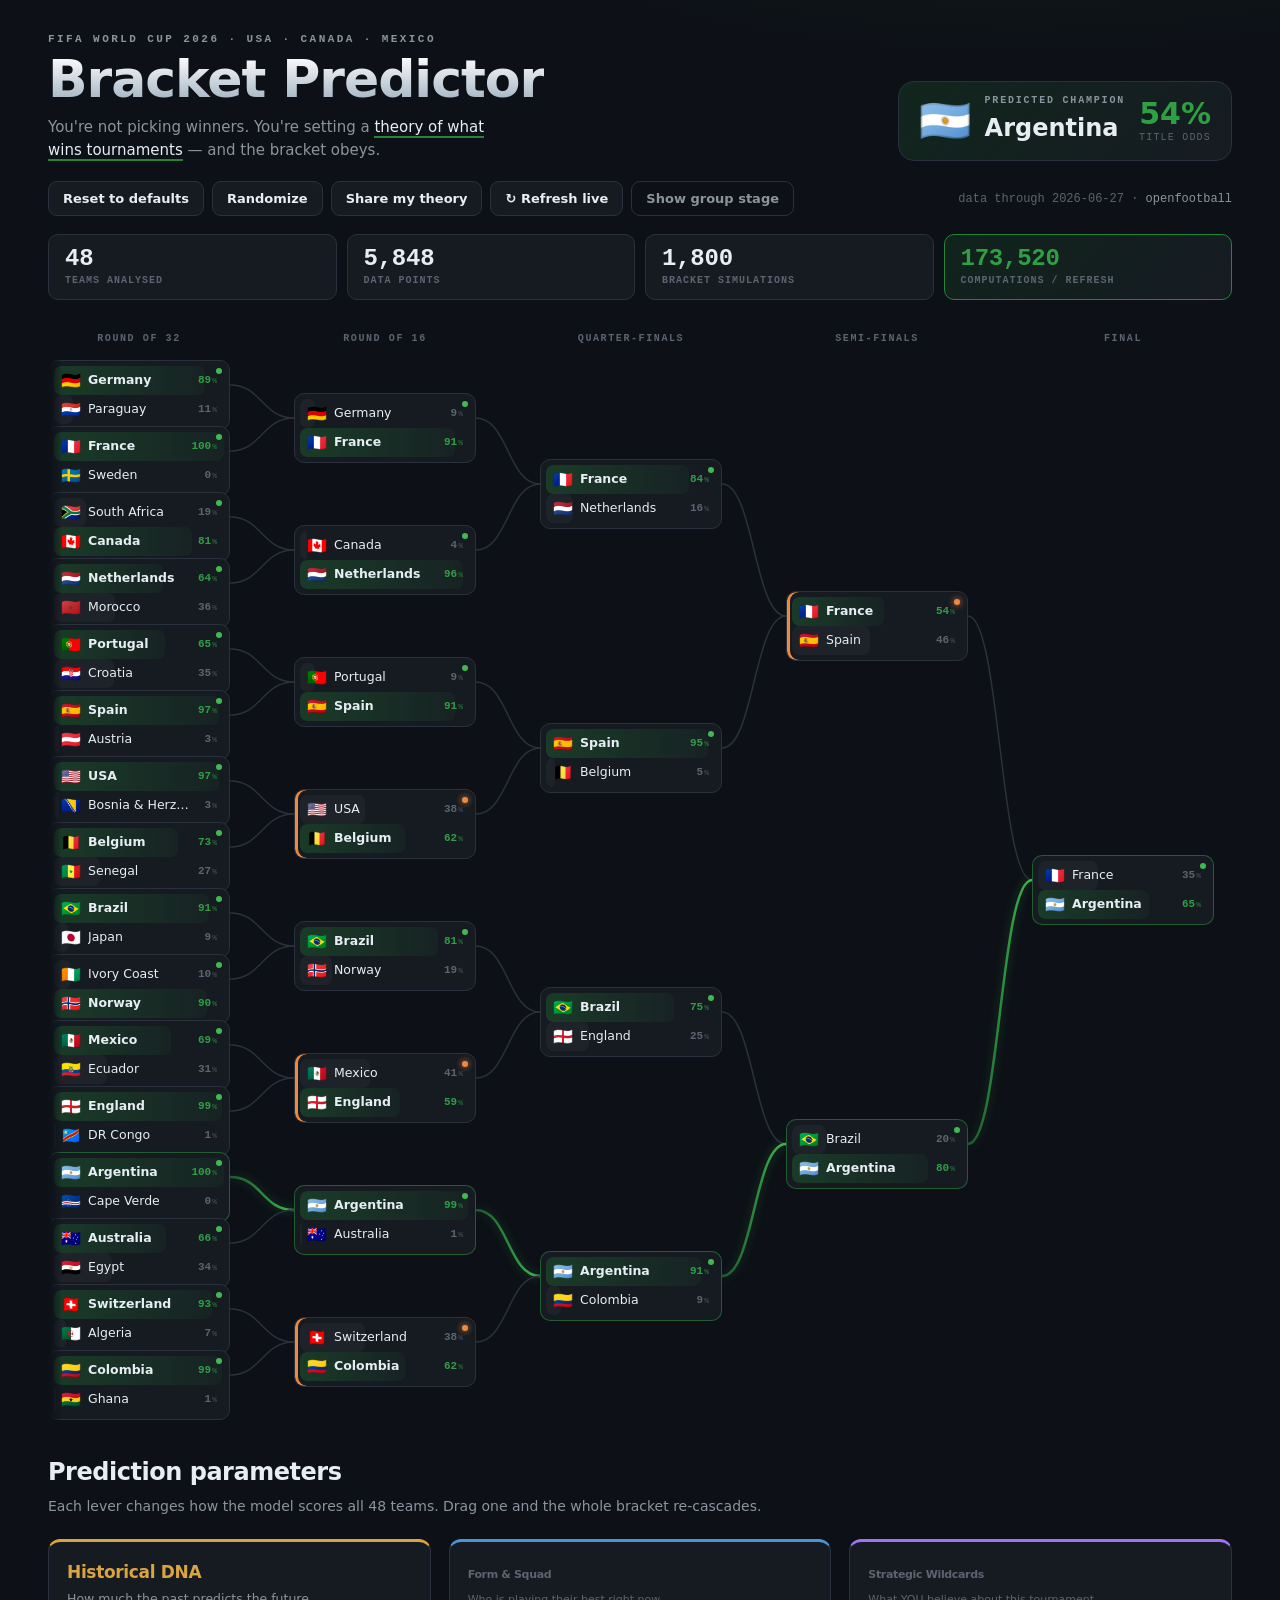
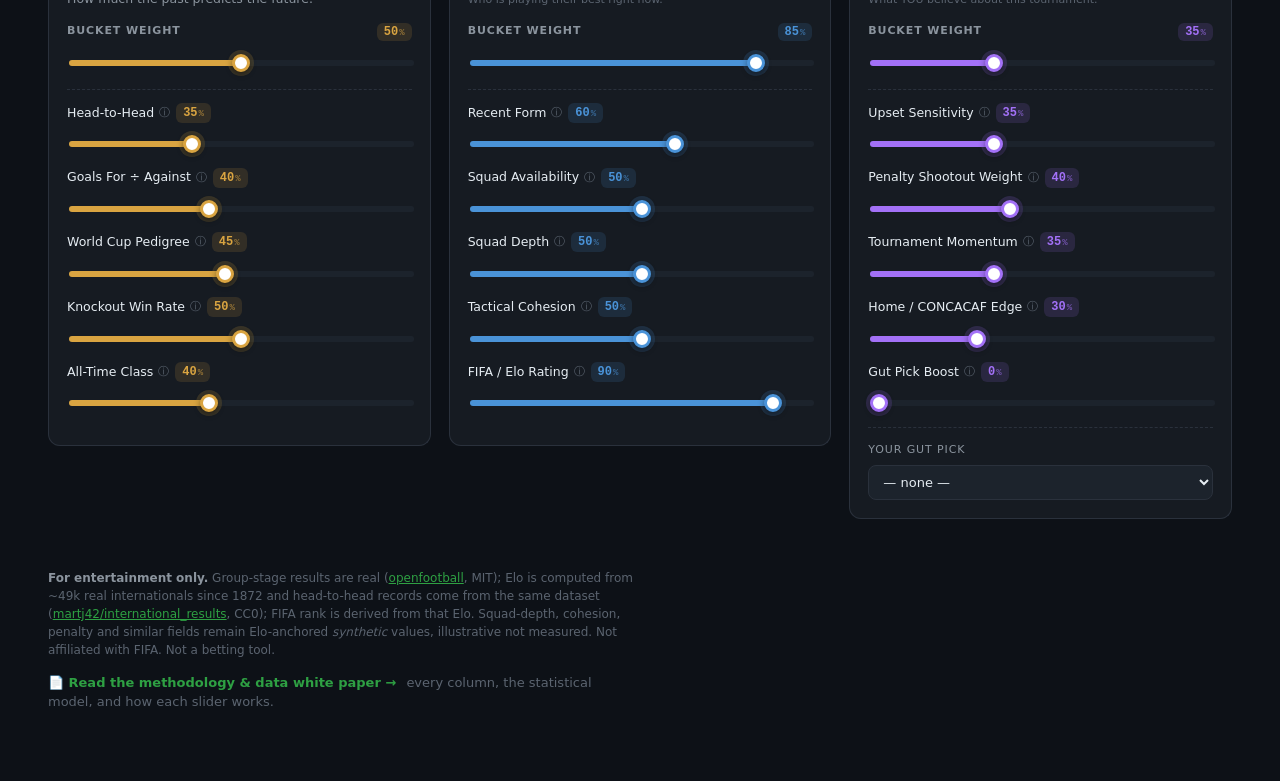
<file: index.html>
<!doctype html>
<html lang="en">
<head>
<meta charset="utf-8" />
<meta name="viewport" content="width=device-width, initial-scale=1" />
<title>World Cup 2026 Bracket Predictor — tune your theory of what wins</title>
<meta name="description" content="Don't just pick winners — set your theory of what wins football tournaments, and watch the bracket obey." />
<link rel="stylesheet" href="./styles.css" />
</head>
<body>
<header class="top">
  <div class="brand">
    <div class="eyebrow">FIFA World Cup 2026 · USA · Canada · Mexico</div>
    <h1>Bracket Predictor</h1>
    <p class="thesis">You're not picking winners. You're setting a <em>theory of what wins tournaments</em> — and the bracket obeys.</p>
  </div>
  <div id="champ" class="champ-banner">—</div>
</header>

<div class="toolbar">
  <div class="tools">
    <button id="reset">Reset to defaults</button>
    <button id="randomize">Randomize</button>
    <button id="share">Share my theory</button>
    <button id="refresh">↻ Refresh live</button>
    <button id="toggleGroups" class="ghost">Show group stage</button>
  </div>
  <div class="snapwrap">data through <span id="snap">…</span> · <span class="src">openfootball</span></div>
</div>

<div class="counter" id="counter" aria-label="Engine workload">
  <div class="stat"><b id="cTeams">0</b><span>teams analysed</span></div>
  <div class="stat"><b id="cData">0</b><span>data points</span></div>
  <div class="stat"><b id="cSims">0</b><span>bracket simulations</span></div>
  <div class="stat headline"><b id="cComp">0</b><span>computations / refresh</span></div>
</div>

<section class="board">
  <div id="loading" class="loading">Loading tournament…</div>
  <div id="bracket" class="bracket" aria-label="Knockout bracket"></div>
  <div class="scrollhint" id="scrollHint">Swipe to follow the bracket <span class="arrow">→</span></div>
</section>

<section id="groups" class="groups">
  <div class="ghint">14 group games are still unplayed — the engine predicts them, completes the table, and seeds the eight best third-place teams into the Round of 32. <b class="adv-key">▮</b> top two &nbsp; <b class="adv3-key">▮</b> best-third qualifier</div>
  <div id="groupsBody" class="groups-grid"></div>
</section>

<section class="panel">
  <div class="panel-head">
    <h2>Prediction parameters</h2>
    <p>Each lever changes how the model scores all 48 teams. Drag one and the whole bracket re-cascades.</p>
  </div>
  <div id="controls" class="controls"></div>
</section>

<footer class="foot">
  <p><b>For entertainment only.</b> Group-stage results are real (<a href="https://github.com/openfootball/worldcup.json">openfootball</a>, MIT); Elo is computed from ~49k real internationals since 1872 and head-to-head records come from the same dataset (<a href="https://github.com/martj42/international_results">martj42/international_results</a>, CC0); FIFA rank is derived from that Elo. Squad-depth, cohesion, penalty and similar fields remain Elo-anchored <em>synthetic</em> values, illustrative not measured. Not affiliated with FIFA. Not a betting tool.</p>
  <p class="wp-link"><a href="./methodology.html" target="_blank" rel="noopener">📄 Read the methodology &amp; data white paper →</a> <span>every column, the statistical model, and how each slider works.</span></p>
</footer>

<div id="popover" class="popover"></div>
<div id="tip" class="tip"></div>
<div id="toast"></div>
<div id="celebrate" class="celebrate" aria-live="polite"></div>

<script type="module" src="./js/ui.js"></script>
</body>
</html>
</file>
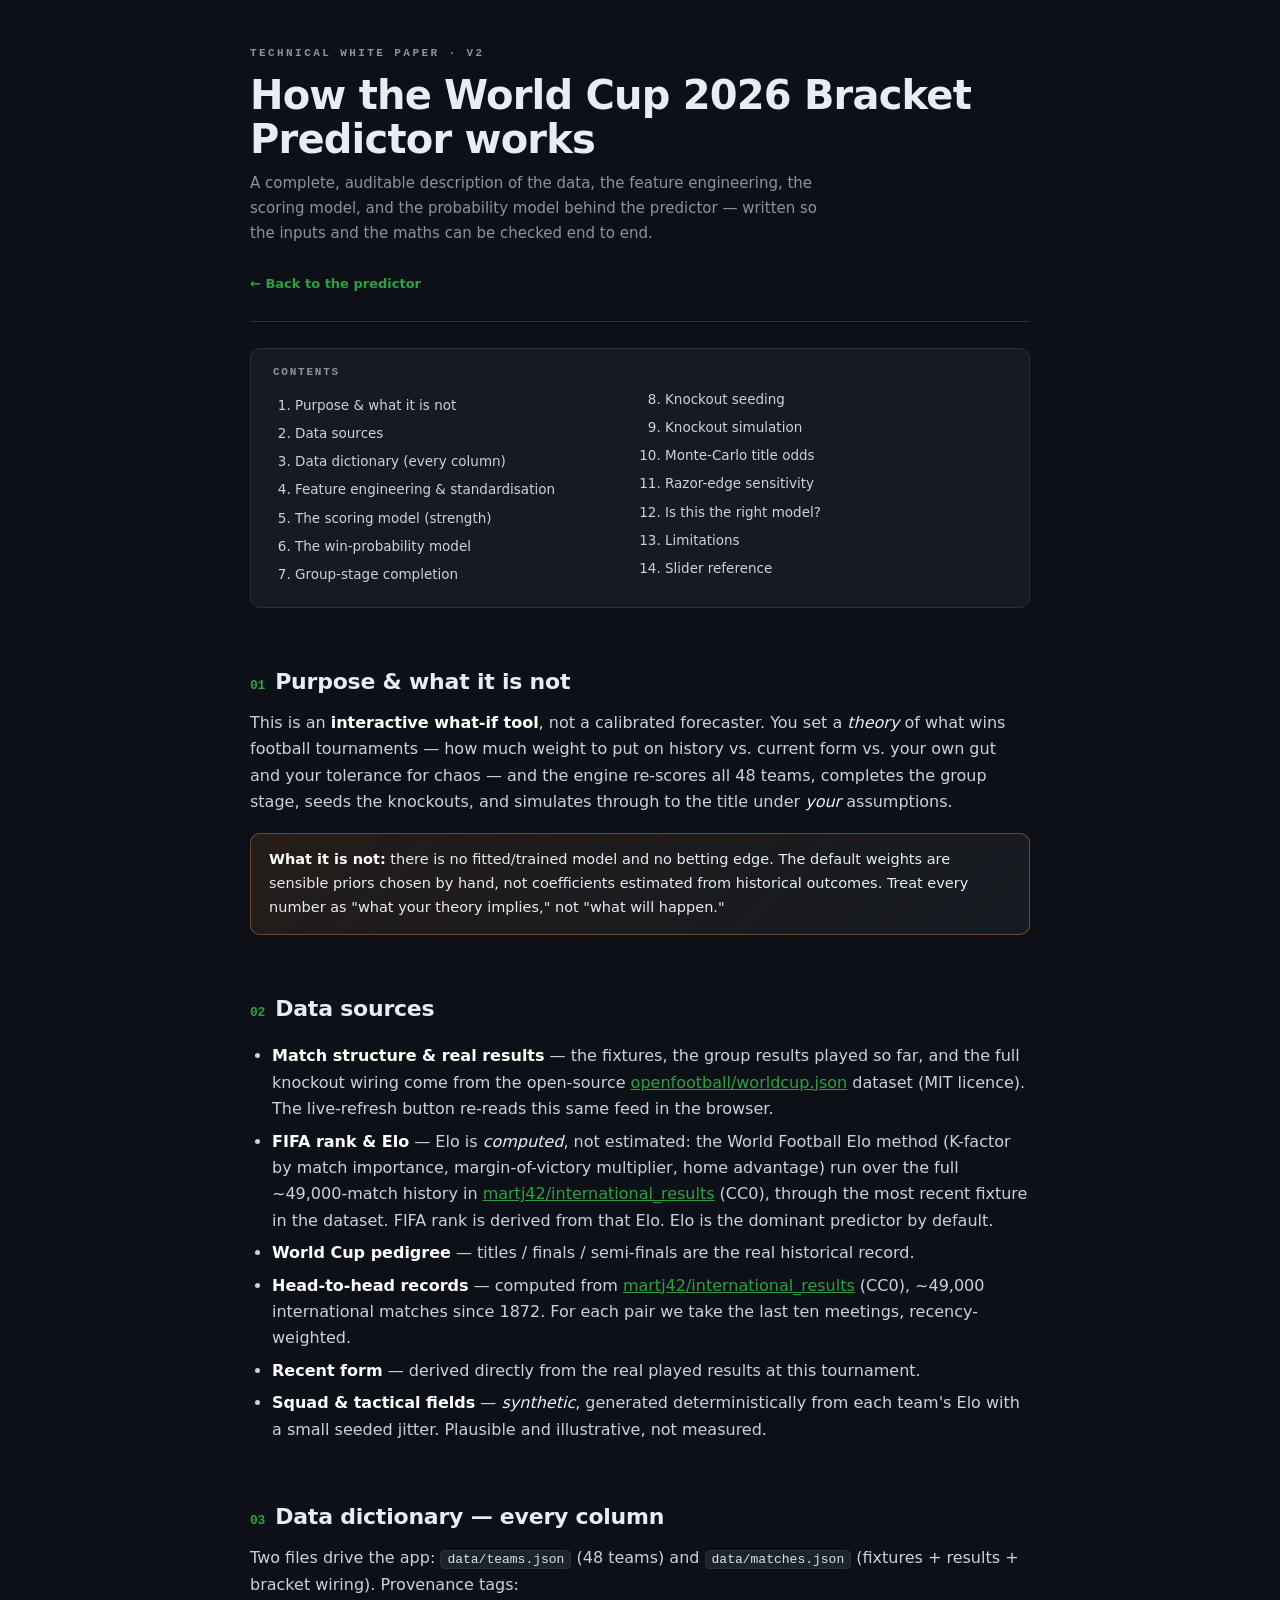
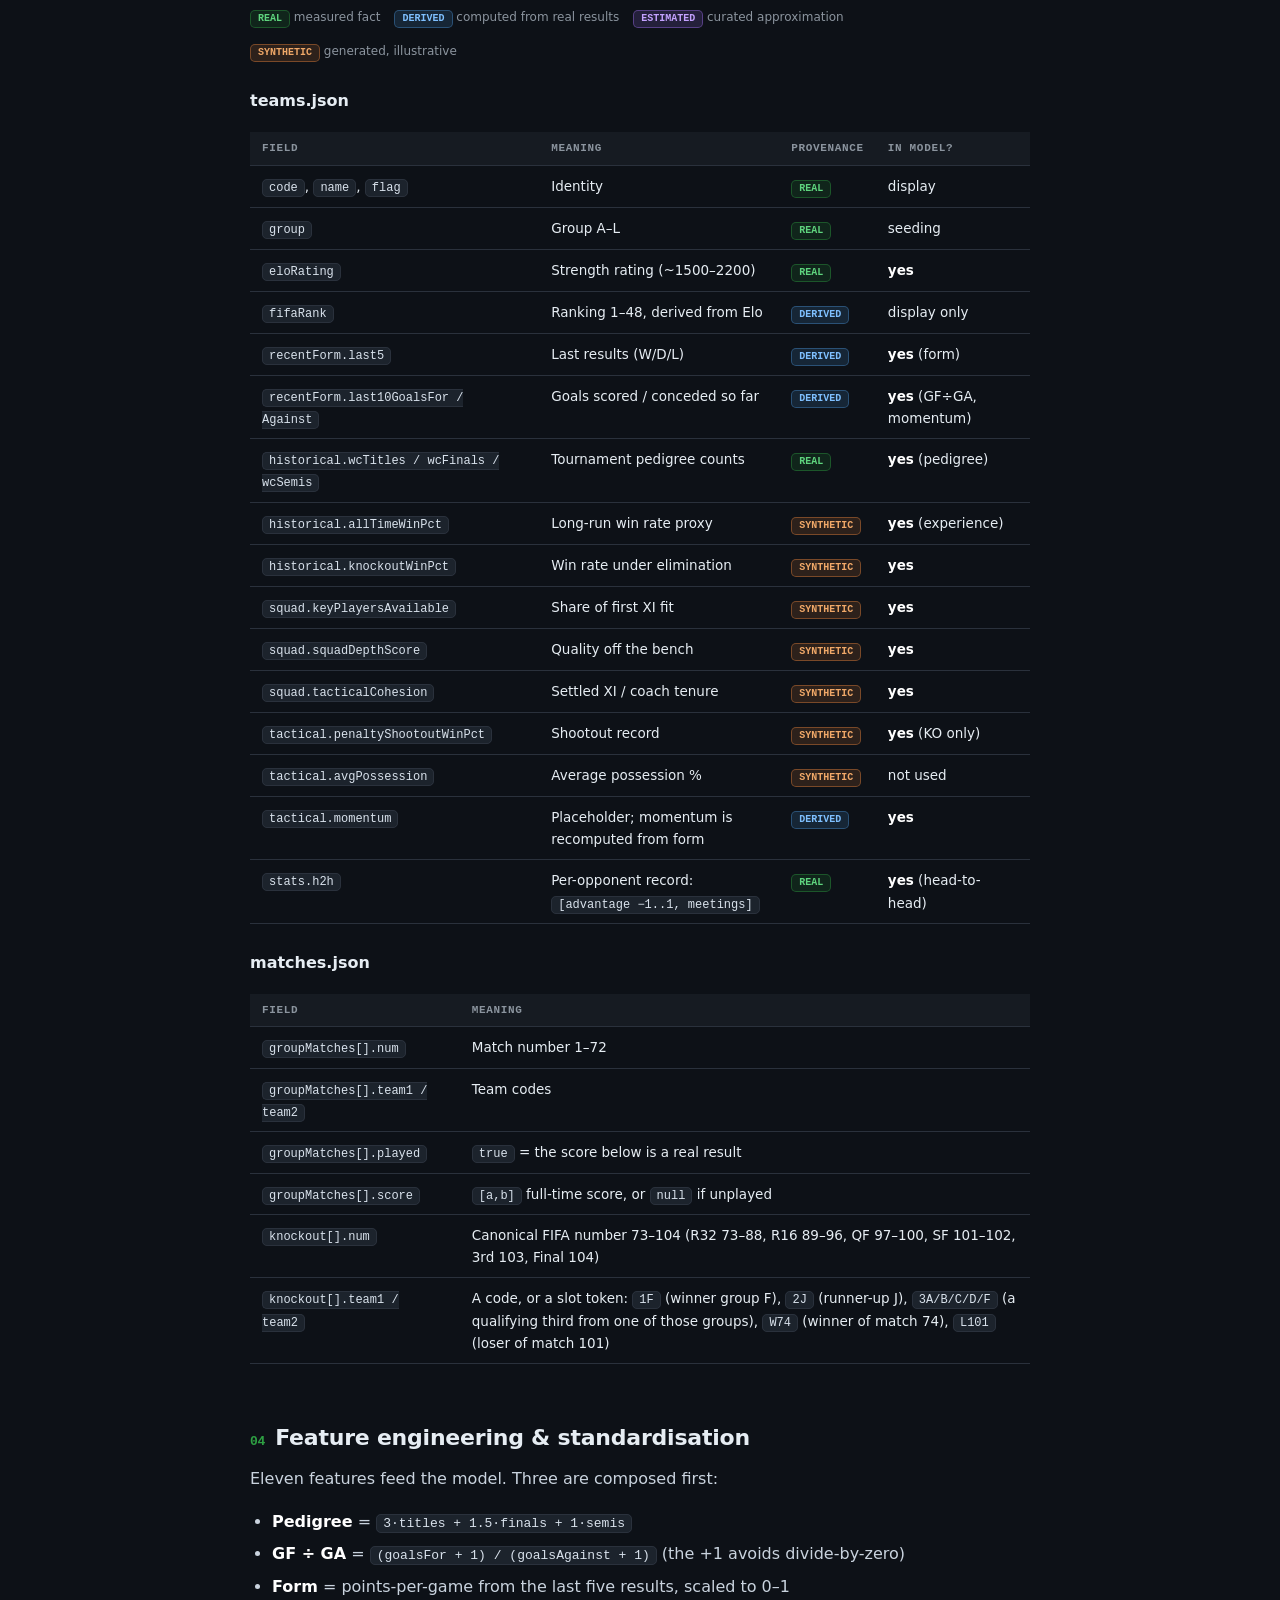
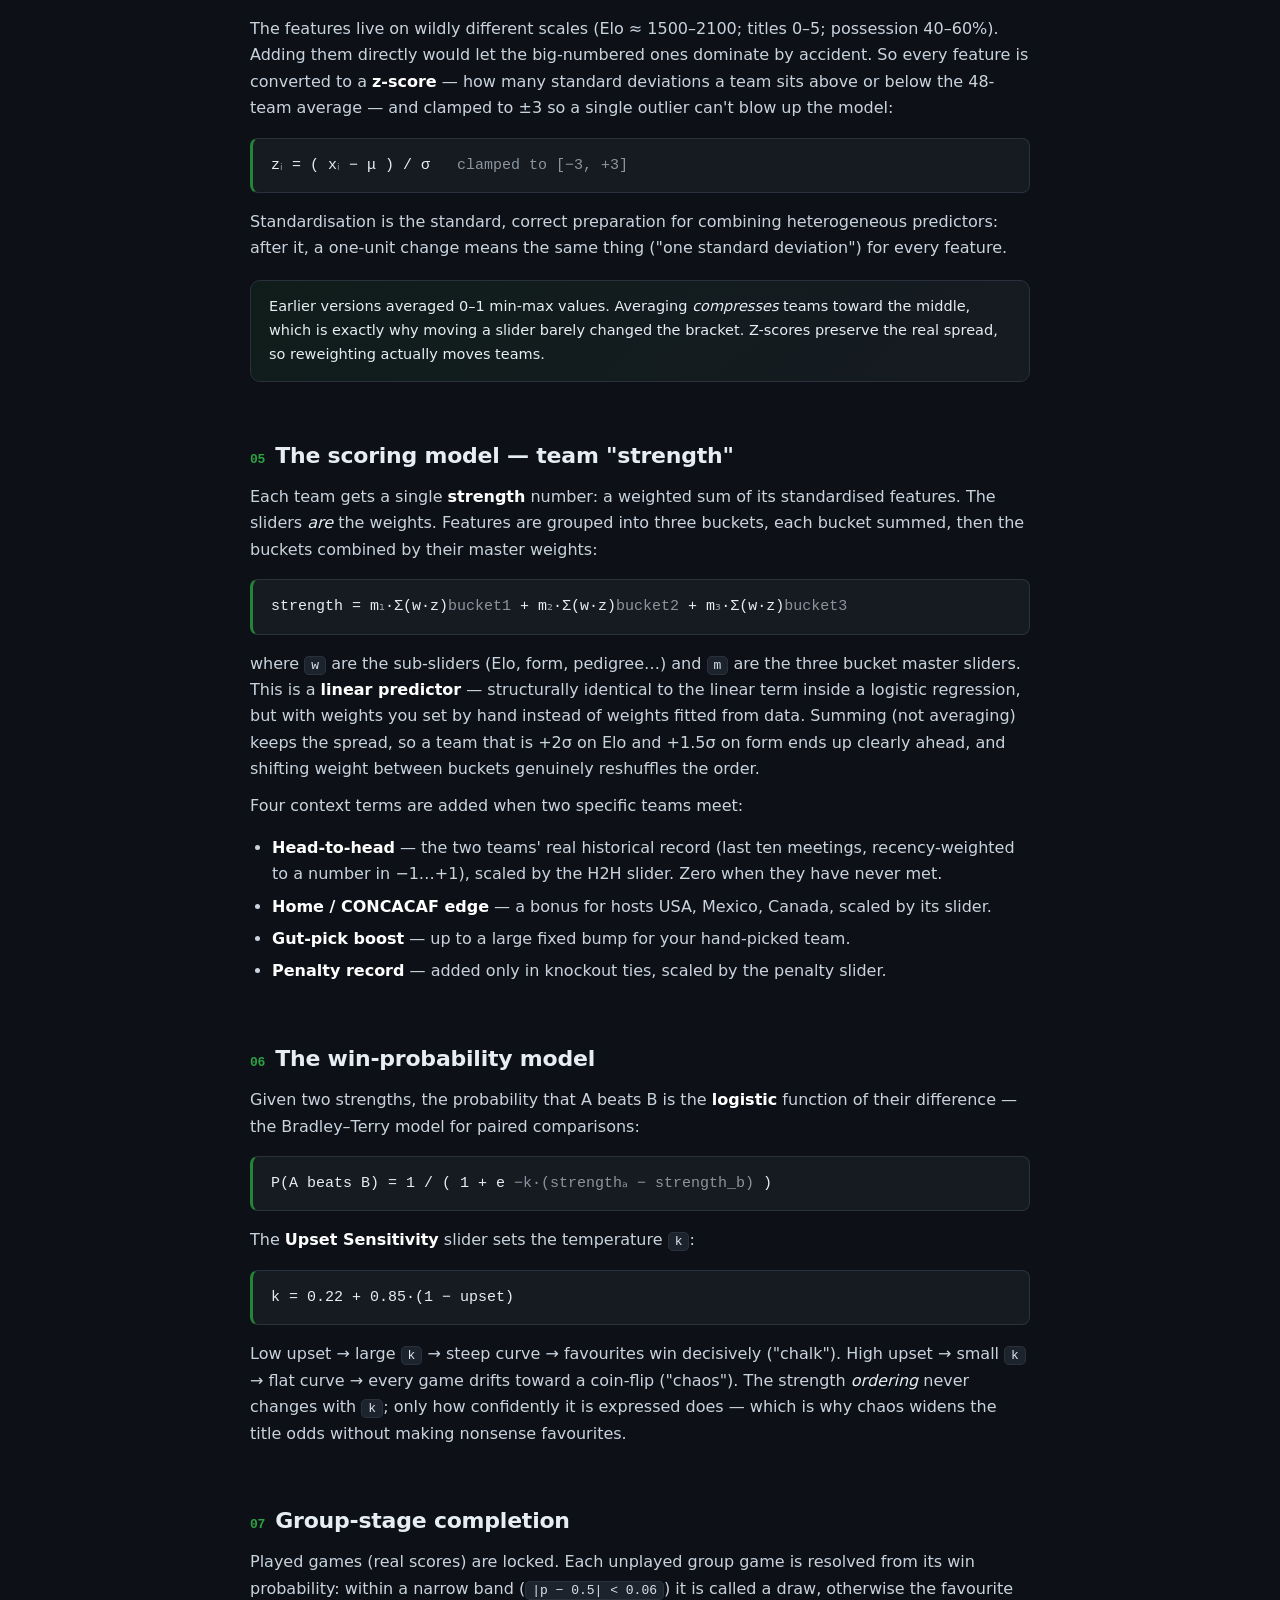
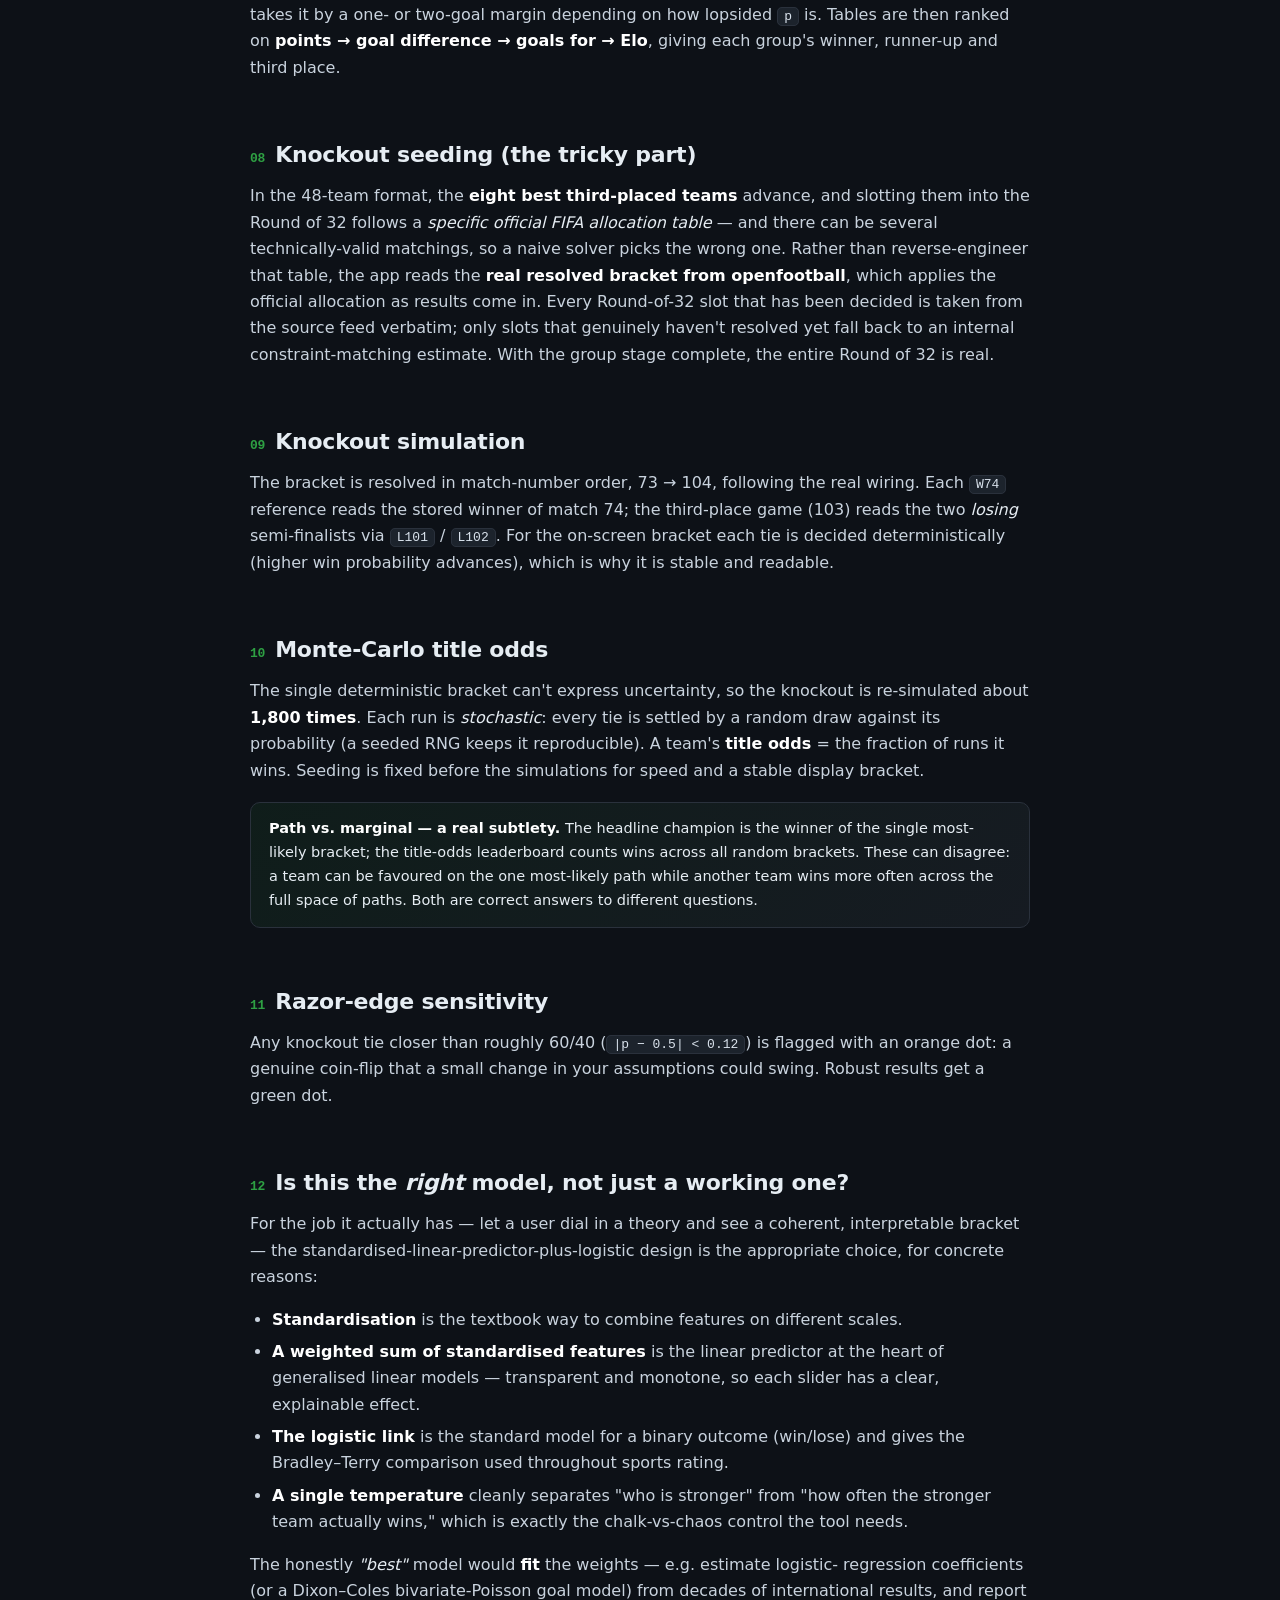
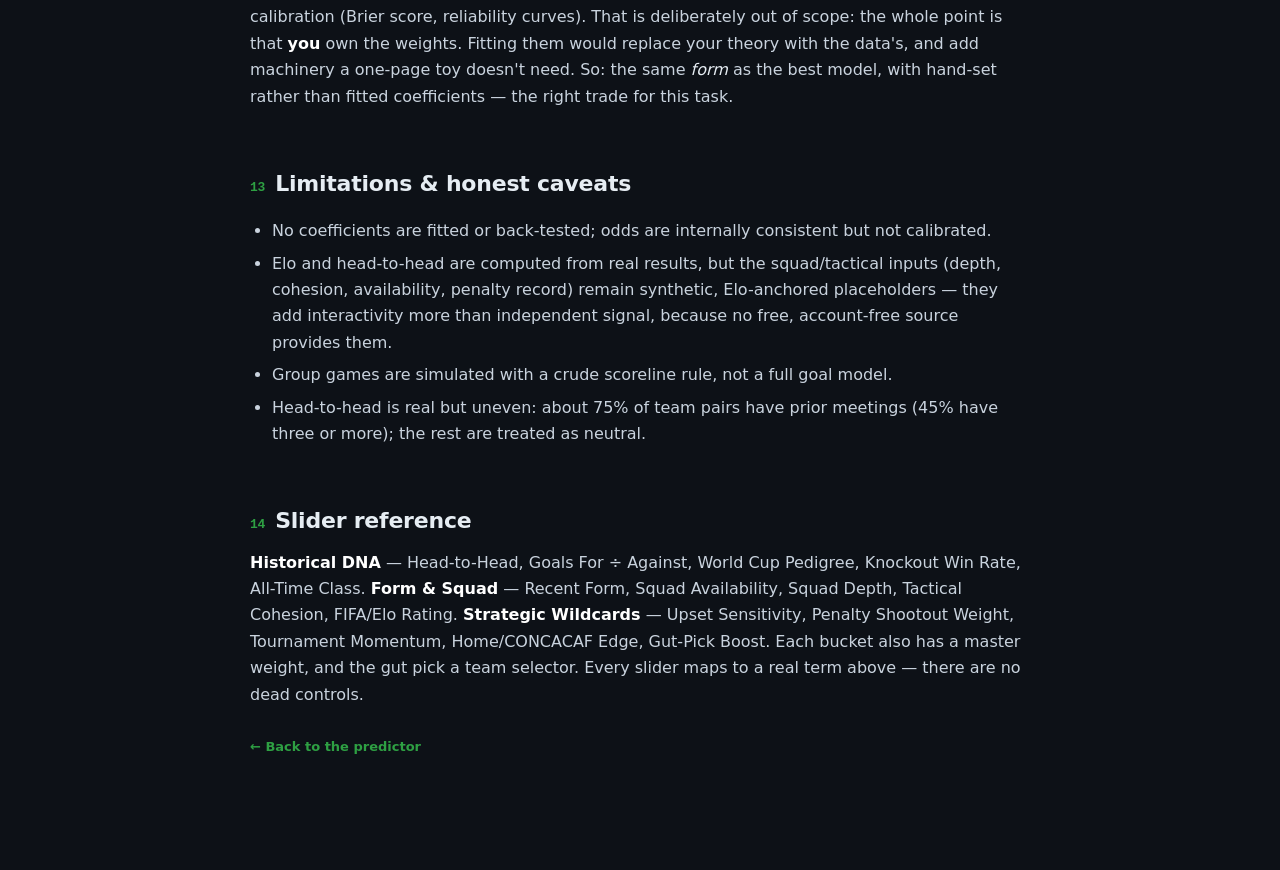
<file: methodology.html>
<!doctype html>
<html lang="en">
<head>
<meta charset="utf-8" />
<meta name="viewport" content="width=device-width, initial-scale=1" />
<title>Methodology &amp; Data — World Cup 2026 Bracket Predictor</title>
<style>
:root{
  --bg:#0d1117;--surface:#161b22;--surface2:#1c232c;--line:#2a313c;
  --ink:#e6edf3;--muted:#8b949e;--faint:#6b7480;--win:#238636;--win-glow:#2ea043;
  --amber:#d9a441;--blue:#4a93d8;--purple:#a371f7;
  --mono:ui-monospace,"SF Mono",Menlo,monospace;
  --sans:"Inter",system-ui,-apple-system,Segoe UI,Roboto,sans-serif;
}
*{box-sizing:border-box}
body{margin:0;background:var(--bg);color:var(--ink);font-family:var(--sans);line-height:1.65;
  -webkit-font-smoothing:antialiased}
.wrap{max-width:860px;margin:0 auto;padding:48px clamp(18px,5vw,40px) 120px}
header.doc{border-bottom:1px solid var(--line);padding-bottom:24px;margin-bottom:8px}
.eyebrow{font:600 11px/1 var(--mono);letter-spacing:.22em;text-transform:uppercase;color:var(--muted)}
h1{font-size:clamp(26px,4vw,40px);letter-spacing:-.02em;margin:14px 0 8px;line-height:1.1}
.sub{color:var(--muted);font-size:15px;max-width:60ch}
.back{display:inline-block;margin-top:18px;font-size:13px;color:var(--win-glow);text-decoration:none;font-weight:600}
.back:hover{text-decoration:underline}
h2{font-size:22px;letter-spacing:-.01em;margin:46px 0 6px;padding-top:10px}
h2 .n{font:700 13px/1 var(--mono);color:var(--win-glow);margin-right:10px}
h3{font-size:16px;margin:26px 0 6px;color:var(--ink)}
p{color:#c9d3de;margin:10px 0}
a{color:var(--win-glow)}
em{color:var(--ink);font-style:italic}
strong{color:#fff}
code{font:500 13px/1.4 var(--mono);background:var(--surface2);border:1px solid var(--line);
  border-radius:5px;padding:1px 6px;color:#d9e2ec}
.formula{background:var(--surface);border:1px solid var(--line);border-left:3px solid var(--win);
  border-radius:8px;padding:14px 18px;margin:16px 0;font:500 15px/1.7 var(--mono);
  overflow-x:auto;color:#e6edf3}
.formula .c{color:var(--muted)}
.callout{background:linear-gradient(135deg,rgba(35,134,54,.10),var(--surface));border:1px solid var(--line);
  border-radius:10px;padding:14px 18px;margin:18px 0;font-size:14.5px}
.callout.warn{background:linear-gradient(135deg,rgba(240,136,62,.10),var(--surface));border-color:rgba(240,136,62,.4)}
ul,ol{color:#c9d3de;padding-left:22px}li{margin:6px 0}
table{width:100%;border-collapse:collapse;margin:18px 0;font-size:13.5px}
th,td{text-align:left;padding:9px 12px;border-bottom:1px solid var(--line);vertical-align:top}
th{font:600 11px/1.3 var(--mono);letter-spacing:.06em;text-transform:uppercase;color:var(--muted);
  background:var(--surface);position:sticky}
td code{font-size:12px}
.tag{display:inline-block;font:600 10px/1 var(--mono);padding:3px 7px;border-radius:5px;white-space:nowrap}
.tag.real{background:rgba(35,134,54,.18);color:#5fd47e;border:1px solid rgba(46,160,67,.4)}
.tag.derived{background:rgba(74,147,216,.16);color:#7fc0ff;border:1px solid rgba(74,147,216,.4)}
.tag.synth{background:rgba(240,136,62,.14);color:#f0a868;border:1px solid rgba(240,136,62,.4)}
.tag.est{background:rgba(163,113,247,.16);color:#c4a2ff;border:1px solid rgba(163,113,247,.4)}
.toc{background:var(--surface);border:1px solid var(--line);border-radius:10px;padding:18px 22px;margin:26px 0}
.toc h4{margin:0 0 10px;font:600 11px/1 var(--mono);letter-spacing:.16em;text-transform:uppercase;color:var(--muted)}
.toc ol{margin:0;columns:2;column-gap:28px;font-size:13.5px}
.toc a{text-decoration:none;color:#c9d3de}.toc a:hover{color:var(--win-glow)}
.legend{display:flex;gap:14px;flex-wrap:wrap;margin:6px 0 0;font-size:12px;color:var(--muted)}
@media (max-width:640px){.toc ol{columns:1}}
</style>
</head>
<body>
<div class="wrap">
<header class="doc">
  <div class="eyebrow">Technical white paper · v2</div>
  <h1>How the World Cup 2026 Bracket Predictor works</h1>
  <p class="sub">A complete, auditable description of the data, the feature engineering, the scoring
  model, and the probability model behind the predictor — written so the inputs and the maths can be
  checked end to end.</p>
  <a class="back" href="./index.html">← Back to the predictor</a>
</header>

<div class="toc">
  <h4>Contents</h4>
  <ol>
    <li><a href="#purpose">Purpose &amp; what it is not</a></li>
    <li><a href="#sources">Data sources</a></li>
    <li><a href="#dict">Data dictionary (every column)</a></li>
    <li><a href="#features">Feature engineering &amp; standardisation</a></li>
    <li><a href="#strength">The scoring model (strength)</a></li>
    <li><a href="#prob">The win-probability model</a></li>
    <li><a href="#groups">Group-stage completion</a></li>
    <li><a href="#seeding">Knockout seeding</a></li>
    <li><a href="#knockout">Knockout simulation</a></li>
    <li><a href="#mc">Monte-Carlo title odds</a></li>
    <li><a href="#razor">Razor-edge sensitivity</a></li>
    <li><a href="#right">Is this the right model?</a></li>
    <li><a href="#limits">Limitations</a></li>
    <li><a href="#sliders">Slider reference</a></li>
  </ol>
</div>

<h2 id="purpose"><span class="n">01</span>Purpose &amp; what it is not</h2>
<p>This is an <strong>interactive what-if tool</strong>, not a calibrated forecaster. You set a
<em>theory</em> of what wins football tournaments — how much weight to put on history vs. current
form vs. your own gut and your tolerance for chaos — and the engine re-scores all 48 teams, completes
the group stage, seeds the knockouts, and simulates through to the title under <em>your</em> assumptions.</p>
<div class="callout warn"><strong>What it is not:</strong> there is no fitted/trained model and no
betting edge. The default weights are sensible priors chosen by hand, not coefficients estimated from
historical outcomes. Treat every number as "what your theory implies," not "what will happen."</div>

<h2 id="sources"><span class="n">02</span>Data sources</h2>
<ul>
  <li><strong>Match structure &amp; real results</strong> — the fixtures, the group results played so
  far, and the full knockout wiring come from the open-source
  <a href="https://github.com/openfootball/worldcup.json" target="_blank" rel="noopener">openfootball/worldcup.json</a>
  dataset (MIT licence). The live-refresh button re-reads this same feed in the browser.</li>
  <li><strong>FIFA rank &amp; Elo</strong> — Elo is <em>computed</em>, not estimated: the World
  Football Elo method (K-factor by match importance, margin-of-victory multiplier, home advantage)
  run over the full ~49,000-match history in
  <a href="https://github.com/martj42/international_results" target="_blank" rel="noopener">martj42/international_results</a>
  (CC0), through the most recent fixture in the dataset. FIFA rank is derived from that Elo. Elo is the
  dominant predictor by default.</li>
  <li><strong>World Cup pedigree</strong> — titles / finals / semi-finals are the real historical record.</li>
  <li><strong>Head-to-head records</strong> — computed from
  <a href="https://github.com/martj42/international_results" target="_blank" rel="noopener">martj42/international_results</a>
  (CC0), ~49,000 international matches since 1872. For each pair we take the last ten meetings,
  recency-weighted.</li>
  <li><strong>Recent form</strong> — derived directly from the real played results at this tournament.</li>
  <li><strong>Squad &amp; tactical fields</strong> — <em>synthetic</em>, generated deterministically
  from each team's Elo with a small seeded jitter. Plausible and illustrative, not measured.</li>
</ul>

<h2 id="dict"><span class="n">03</span>Data dictionary — every column</h2>
<p>Two files drive the app: <code>data/teams.json</code> (48 teams) and <code>data/matches.json</code>
(fixtures + results + bracket wiring). Provenance tags:</p>
<div class="legend">
  <span><span class="tag real">REAL</span> measured fact</span>
  <span><span class="tag derived">DERIVED</span> computed from real results</span>
  <span><span class="tag est">ESTIMATED</span> curated approximation</span>
  <span><span class="tag synth">SYNTHETIC</span> generated, illustrative</span>
</div>

<h3>teams.json</h3>
<table>
<thead><tr><th>Field</th><th>Meaning</th><th>Provenance</th><th>In model?</th></tr></thead>
<tbody>
<tr><td><code>code</code>, <code>name</code>, <code>flag</code></td><td>Identity</td><td><span class="tag real">REAL</span></td><td>display</td></tr>
<tr><td><code>group</code></td><td>Group A–L</td><td><span class="tag real">REAL</span></td><td>seeding</td></tr>
<tr><td><code>eloRating</code></td><td>Strength rating (~1500–2200)</td><td><span class="tag real">REAL</span></td><td><strong>yes</strong></td></tr>
<tr><td><code>fifaRank</code></td><td>Ranking 1–48, derived from Elo</td><td><span class="tag derived">DERIVED</span></td><td>display only</td></tr>
<tr><td><code>recentForm.last5</code></td><td>Last results (W/D/L)</td><td><span class="tag derived">DERIVED</span></td><td><strong>yes</strong> (form)</td></tr>
<tr><td><code>recentForm.last10GoalsFor / Against</code></td><td>Goals scored / conceded so far</td><td><span class="tag derived">DERIVED</span></td><td><strong>yes</strong> (GF÷GA, momentum)</td></tr>
<tr><td><code>historical.wcTitles / wcFinals / wcSemis</code></td><td>Tournament pedigree counts</td><td><span class="tag real">REAL</span></td><td><strong>yes</strong> (pedigree)</td></tr>
<tr><td><code>historical.allTimeWinPct</code></td><td>Long-run win rate proxy</td><td><span class="tag synth">SYNTHETIC</span></td><td><strong>yes</strong> (experience)</td></tr>
<tr><td><code>historical.knockoutWinPct</code></td><td>Win rate under elimination</td><td><span class="tag synth">SYNTHETIC</span></td><td><strong>yes</strong></td></tr>
<tr><td><code>squad.keyPlayersAvailable</code></td><td>Share of first XI fit</td><td><span class="tag synth">SYNTHETIC</span></td><td><strong>yes</strong></td></tr>
<tr><td><code>squad.squadDepthScore</code></td><td>Quality off the bench</td><td><span class="tag synth">SYNTHETIC</span></td><td><strong>yes</strong></td></tr>
<tr><td><code>squad.tacticalCohesion</code></td><td>Settled XI / coach tenure</td><td><span class="tag synth">SYNTHETIC</span></td><td><strong>yes</strong></td></tr>
<tr><td><code>tactical.penaltyShootoutWinPct</code></td><td>Shootout record</td><td><span class="tag synth">SYNTHETIC</span></td><td><strong>yes</strong> (KO only)</td></tr>
<tr><td><code>tactical.avgPossession</code></td><td>Average possession %</td><td><span class="tag synth">SYNTHETIC</span></td><td>not used</td></tr>
<tr><td><code>tactical.momentum</code></td><td>Placeholder; momentum is recomputed from form</td><td><span class="tag derived">DERIVED</span></td><td><strong>yes</strong></td></tr>
<tr><td><code>stats.h2h</code></td><td>Per-opponent record: <code>[advantage −1..1, meetings]</code></td><td><span class="tag real">REAL</span></td><td><strong>yes</strong> (head-to-head)</td></tr>
</tbody>
</table>

<h3>matches.json</h3>
<table>
<thead><tr><th>Field</th><th>Meaning</th></tr></thead>
<tbody>
<tr><td><code>groupMatches[].num</code></td><td>Match number 1–72</td></tr>
<tr><td><code>groupMatches[].team1 / team2</code></td><td>Team codes</td></tr>
<tr><td><code>groupMatches[].played</code></td><td><code>true</code> = the score below is a real result</td></tr>
<tr><td><code>groupMatches[].score</code></td><td><code>[a,b]</code> full-time score, or <code>null</code> if unplayed</td></tr>
<tr><td><code>knockout[].num</code></td><td>Canonical FIFA number 73–104 (R32 73–88, R16 89–96, QF 97–100, SF 101–102, 3rd 103, Final 104)</td></tr>
<tr><td><code>knockout[].team1 / team2</code></td><td>A code, or a slot token: <code>1F</code> (winner group F), <code>2J</code> (runner-up J), <code>3A/B/C/D/F</code> (a qualifying third from one of those groups), <code>W74</code> (winner of match 74), <code>L101</code> (loser of match 101)</td></tr>
</tbody>
</table>

<h2 id="features"><span class="n">04</span>Feature engineering &amp; standardisation</h2>
<p>Eleven features feed the model. Three are composed first:</p>
<ul>
  <li><strong>Pedigree</strong> = <code>3·titles + 1.5·finals + 1·semis</code></li>
  <li><strong>GF ÷ GA</strong> = <code>(goalsFor + 1) / (goalsAgainst + 1)</code> (the +1 avoids divide-by-zero)</li>
  <li><strong>Form</strong> = points-per-game from the last five results, scaled to 0–1</li>
</ul>
<p>The features live on wildly different scales (Elo ≈ 1500–2100; titles 0–5; possession 40–60%).
Adding them directly would let the big-numbered ones dominate by accident. So every feature is
converted to a <strong>z-score</strong> — how many standard deviations a team sits above or below the
48-team average — and clamped to ±3 so a single outlier can't blow up the model:</p>
<div class="formula">z<span class="c">ᵢ</span> = ( x<span class="c">ᵢ</span> − μ ) / σ &nbsp;&nbsp;<span class="c">clamped to [−3, +3]</span></div>
<p>Standardisation is the standard, correct preparation for combining heterogeneous predictors: after
it, a one-unit change means the same thing ("one standard deviation") for every feature.</p>
<div class="callout">Earlier versions averaged 0–1 min-max values. Averaging <em>compresses</em> teams
toward the middle, which is exactly why moving a slider barely changed the bracket. Z-scores preserve
the real spread, so reweighting actually moves teams.</div>

<h2 id="strength"><span class="n">05</span>The scoring model — team "strength"</h2>
<p>Each team gets a single <strong>strength</strong> number: a weighted sum of its standardised
features. The sliders <em>are</em> the weights. Features are grouped into three buckets, each bucket
summed, then the buckets combined by their master weights:</p>
<div class="formula">
strength = m<span class="c">₁</span>·Σ(w·z)<span class="c">bucket1</span> + m<span class="c">₂</span>·Σ(w·z)<span class="c">bucket2</span> + m<span class="c">₃</span>·Σ(w·z)<span class="c">bucket3</span>
</div>
<p>where <code>w</code> are the sub-sliders (Elo, form, pedigree…) and <code>m</code> are the three
bucket master sliders. This is a <strong>linear predictor</strong> — structurally identical to the
linear term inside a logistic regression, but with weights you set by hand instead of weights fitted
from data. Summing (not averaging) keeps the spread, so a team that is +2σ on Elo and +1.5σ on form
ends up clearly ahead, and shifting weight between buckets genuinely reshuffles the order.</p>
<p>Four context terms are added when two specific teams meet:</p>
<ul>
  <li><strong>Head-to-head</strong> — the two teams' real historical record (last ten meetings,
  recency-weighted to a number in −1…+1), scaled by the H2H slider. Zero when they have never met.</li>
  <li><strong>Home / CONCACAF edge</strong> — a bonus for hosts USA, Mexico, Canada, scaled by its slider.</li>
  <li><strong>Gut-pick boost</strong> — up to a large fixed bump for your hand-picked team.</li>
  <li><strong>Penalty record</strong> — added only in knockout ties, scaled by the penalty slider.</li>
</ul>

<h2 id="prob"><span class="n">06</span>The win-probability model</h2>
<p>Given two strengths, the probability that A beats B is the <strong>logistic</strong> function of
their difference — the Bradley–Terry model for paired comparisons:</p>
<div class="formula">
P(A beats B) = 1 / ( 1 + e<span class="c"> −k·(strengthₐ − strength_b)</span> )
</div>
<p>The <strong>Upset Sensitivity</strong> slider sets the temperature <code>k</code>:</p>
<div class="formula">k = 0.22 + 0.85·(1 − upset)</div>
<p>Low upset → large <code>k</code> → steep curve → favourites win decisively ("chalk"). High upset →
small <code>k</code> → flat curve → every game drifts toward a coin-flip ("chaos"). The strength
<em>ordering</em> never changes with <code>k</code>; only how confidently it is expressed does — which
is why chaos widens the title odds without making nonsense favourites.</p>

<h2 id="groups"><span class="n">07</span>Group-stage completion</h2>
<p>Played games (real scores) are locked. Each unplayed group game is resolved from its win
probability: within a narrow band (<code>|p − 0.5| &lt; 0.06</code>) it is called a draw, otherwise the
favourite takes it by a one- or two-goal margin depending on how lopsided <code>p</code> is. Tables are
then ranked on <strong>points → goal difference → goals for → Elo</strong>, giving each group's winner,
runner-up and third place.</p>

<h2 id="seeding"><span class="n">08</span>Knockout seeding (the tricky part)</h2>
<p>In the 48-team format, the <strong>eight best third-placed teams</strong> advance, and slotting them
into the Round of 32 follows a <em>specific official FIFA allocation table</em> — and there can be
several technically-valid matchings, so a naive solver picks the wrong one. Rather than reverse-engineer
that table, the app reads the <strong>real resolved bracket from openfootball</strong>, which applies the
official allocation as results come in. Every Round-of-32 slot that has been decided is taken from the
source feed verbatim; only slots that genuinely haven't resolved yet fall back to an internal
constraint-matching estimate. With the group stage complete, the entire Round of 32 is real.</p>

<h2 id="knockout"><span class="n">09</span>Knockout simulation</h2>
<p>The bracket is resolved in match-number order, 73 → 104, following the real wiring. Each
<code>W74</code> reference reads the stored winner of match 74; the third-place game (103) reads the two
<em>losing</em> semi-finalists via <code>L101</code> / <code>L102</code>. For the on-screen bracket each tie
is decided deterministically (higher win probability advances), which is why it is stable and readable.</p>

<h2 id="mc"><span class="n">10</span>Monte-Carlo title odds</h2>
<p>The single deterministic bracket can't express uncertainty, so the knockout is re-simulated about
<strong>1,800 times</strong>. Each run is <em>stochastic</em>: every tie is settled by a random draw
against its probability (a seeded RNG keeps it reproducible). A team's <strong>title odds</strong> = the
fraction of runs it wins. Seeding is fixed before the simulations for speed and a stable display bracket.</p>
<div class="callout"><strong>Path vs. marginal — a real subtlety.</strong> The headline champion is the
winner of the single most-likely bracket; the title-odds leaderboard counts wins across all random
brackets. These can disagree: a team can be favoured on the one most-likely path while another team
wins more often across the full space of paths. Both are correct answers to different questions.</div>

<h2 id="razor"><span class="n">11</span>Razor-edge sensitivity</h2>
<p>Any knockout tie closer than roughly 60/40 (<code>|p − 0.5| &lt; 0.12</code>) is flagged with an
orange dot: a genuine coin-flip that a small change in your assumptions could swing. Robust results get
a green dot.</p>

<h2 id="right"><span class="n">12</span>Is this the <em>right</em> model, not just a working one?</h2>
<p>For the job it actually has — let a user dial in a theory and see a coherent, interpretable bracket —
the standardised-linear-predictor-plus-logistic design is the appropriate choice, for concrete reasons:</p>
<ul>
  <li><strong>Standardisation</strong> is the textbook way to combine features on different scales.</li>
  <li><strong>A weighted sum of standardised features</strong> is the linear predictor at the heart of
  generalised linear models — transparent and monotone, so each slider has a clear, explainable effect.</li>
  <li><strong>The logistic link</strong> is the standard model for a binary outcome (win/lose) and gives
  the Bradley–Terry comparison used throughout sports rating.</li>
  <li><strong>A single temperature</strong> cleanly separates "who is stronger" from "how often the
  stronger team actually wins," which is exactly the chalk-vs-chaos control the tool needs.</li>
</ul>
<p>The honestly <em>"best"</em> model would <strong>fit</strong> the weights — e.g. estimate logistic-
regression coefficients (or a Dixon–Coles bivariate-Poisson goal model) from decades of international
results, and report calibration (Brier score, reliability curves). That is deliberately out of scope:
the whole point is that <strong>you</strong> own the weights. Fitting them would replace your theory
with the data's, and add machinery a one-page toy doesn't need. So: the same <em>form</em> as the best
model, with hand-set rather than fitted coefficients — the right trade for this task.</p>

<h2 id="limits"><span class="n">13</span>Limitations &amp; honest caveats</h2>
<ul>
  <li>No coefficients are fitted or back-tested; odds are internally consistent but not calibrated.</li>
  <li>Elo and head-to-head are computed from real results, but the squad/tactical inputs
  (depth, cohesion, availability, penalty record) remain synthetic, Elo-anchored placeholders — they
  add interactivity more than independent signal, because no free, account-free source provides them.</li>
  <li>Group games are simulated with a crude scoreline rule, not a full goal model.</li>
  <li>Head-to-head is real but uneven: about 75% of team pairs have prior meetings (45% have three or more); the rest are treated as neutral.</li>
</ul>

<h2 id="sliders"><span class="n">14</span>Slider reference</h2>
<p><strong>Historical DNA</strong> — Head-to-Head, Goals For ÷ Against, World Cup Pedigree, Knockout Win
Rate, All-Time Class. <strong>Form &amp; Squad</strong> — Recent Form, Squad Availability, Squad Depth,
Tactical Cohesion, FIFA/Elo Rating. <strong>Strategic Wildcards</strong> — Upset Sensitivity, Penalty
Shootout Weight, Tournament Momentum, Home/CONCACAF Edge, Gut-Pick Boost. Each bucket also has a master
weight, and the gut pick a team selector. Every slider maps to a real term above — there are no dead controls.</p>

<a class="back" href="./index.html">← Back to the predictor</a>
</div>
</body>
</html>
</file>
<file: styles.css>
:root{
  --bg:#0d1117; --surface:#161b22; --surface2:#1c232c; --line:#2a313c;
  --ink:#e6edf3; --muted:#8b949e; --faint:#5b6470;
  --win:#238636; --win-glow:#2ea043; --razor:#f0883e; --robust:#3fb950;
  --amber:#d9a441; --blue:#4a93d8; --purple:#a371f7;
  --r:12px; --mono:ui-monospace,"SF Mono",Menlo,monospace;
  --sans:"Inter",system-ui,-apple-system,Segoe UI,Roboto,sans-serif;
}
*{box-sizing:border-box}
html{scroll-behavior:smooth}
body{margin:0;background:
  radial-gradient(1200px 500px at 80% -10%,rgba(35,134,54,.10),transparent 60%),
  var(--bg);color:var(--ink);font-family:var(--sans);line-height:1.5;
  -webkit-font-smoothing:antialiased}
h1,h2,h3,h4,h5{margin:0;font-weight:700;letter-spacing:-.02em}
a{color:var(--win-glow)}
button{font-family:inherit}

/* header */
.top{display:flex;justify-content:space-between;align-items:flex-end;gap:24px;
  flex-wrap:wrap;padding:34px clamp(16px,4vw,48px) 20px}
.eyebrow{font:600 11px/1 var(--mono);letter-spacing:.22em;text-transform:uppercase;
  color:var(--muted);margin-bottom:10px}
.top h1{font-size:clamp(30px,5vw,52px);line-height:.95;
  background:linear-gradient(180deg,#fff,#9fb0c0);-webkit-background-clip:text;background-clip:text;color:transparent}
.thesis{max-width:46ch;color:var(--muted);margin:12px 0 0;font-size:15px}
.thesis em{color:var(--ink);font-style:normal;border-bottom:2px solid var(--win)}

.champ-banner{display:flex;align-items:center;gap:14px;background:
  linear-gradient(135deg,rgba(35,134,54,.18),var(--surface));border:1px solid var(--line);
  border-radius:16px;padding:14px 20px;min-width:260px}
.cflag{font-size:42px;line-height:1}
.cmeta{display:flex;flex-direction:column}
.clabel{font:600 10px/1 var(--mono);letter-spacing:.18em;text-transform:uppercase;color:var(--muted)}
.cname{font-size:24px;font-weight:800;margin-top:4px}
.codds{margin-left:auto;font-size:30px;font-weight:800;font-variant-numeric:tabular-nums;
  color:var(--win-glow);display:flex;flex-direction:column;align-items:flex-end;line-height:1}
.codds small{font:500 10px/1 var(--mono);letter-spacing:.12em;text-transform:uppercase;color:var(--faint);margin-top:4px}

/* toolbar */
.toolbar{display:flex;justify-content:space-between;align-items:center;gap:16px;flex-wrap:wrap;
  padding:0 clamp(16px,4vw,48px) 18px}
.tools{display:flex;gap:8px;flex-wrap:wrap}
.tools button{background:var(--surface);color:var(--ink);border:1px solid var(--line);
  border-radius:9px;padding:9px 14px;font-size:13px;font-weight:600;cursor:pointer;transition:.15s}
.tools button:hover{border-color:var(--win);background:var(--surface2)}
.tools button:disabled{opacity:.5;cursor:default}
.tools .ghost{background:transparent;color:var(--muted)}
.snapwrap{font:500 12px/1 var(--mono);color:var(--faint)}
.snapwrap .src{color:var(--muted)}

/* live counter */
.counter{display:flex;gap:10px;flex-wrap:wrap;padding:0 clamp(16px,4vw,48px) 22px}
.counter .stat{flex:1;min-width:130px;background:var(--surface);border:1px solid var(--line);
  border-radius:10px;padding:12px 16px;display:flex;flex-direction:column;gap:3px}
.counter .stat b{font:800 24px/1 var(--mono);font-variant-numeric:tabular-nums;letter-spacing:-.01em}
.counter .stat span{font:600 10px/1.3 var(--mono);letter-spacing:.1em;text-transform:uppercase;color:var(--faint)}
.counter .headline{background:linear-gradient(135deg,rgba(35,134,54,.16),var(--surface));border-color:var(--win)}
.counter .headline b{color:var(--win-glow)}
.counter .headline.bump{animation:bump .4s ease}
@keyframes bump{0%{transform:scale(1)}30%{transform:scale(1.04)}100%{transform:scale(1)}}

/* board / bracket — tree flowchart */
.board{padding:0 clamp(16px,4vw,48px)}
.loading{padding:60px;text-align:center;color:var(--muted)}
.bracket{overflow-x:auto;overflow-y:hidden;padding:4px 0 24px;
  scrollbar-color:var(--line) transparent;
  -webkit-mask-image:linear-gradient(90deg,transparent,#000 14px,#000 calc(100% - 14px),transparent);
          mask-image:linear-gradient(90deg,transparent,#000 14px,#000 calc(100% - 14px),transparent)}
.canvas{position:relative}
.heads{position:relative}
.rhead{position:absolute;top:8px;font:600 10px/1 var(--mono);letter-spacing:.16em;
  text-transform:uppercase;color:var(--faint);text-align:center}
.rhead.champ-h{color:var(--win-glow)}
.field{position:absolute;left:0;right:0}
.links{position:absolute;inset:0;pointer-events:none;overflow:visible}
.link{fill:none;stroke:var(--line);stroke-width:1.5}
.link.lit{stroke:url(#champgrad);stroke-width:2.5;filter:drop-shadow(0 0 4px rgba(46,160,67,.5))}

.match{position:absolute;background:var(--surface);border:1px solid var(--line);
  border-radius:10px;padding:5px;cursor:pointer;transition:border-color .15s,box-shadow .25s,transform .15s;z-index:1}
.match:hover{border-color:var(--faint);transform:translateY(-1px);box-shadow:0 6px 18px rgba(0,0,0,.35)}
.match.razor{box-shadow:inset 3px 0 0 var(--razor)}
.match.lit{border-color:rgba(46,160,67,.5)}
.match .dot{position:absolute;top:7px;right:7px;width:6px;height:6px;border-radius:50%;
  background:var(--robust);z-index:2}
.match.razor .dot{background:var(--razor);box-shadow:0 0 6px var(--razor)}
.match.real{opacity:.94}

.team{position:relative;display:flex;align-items:center;gap:7px;padding:5px 7px;border-radius:7px;
  overflow:hidden;font-size:12.5px}
.team .flag{font-size:16px;line-height:1;z-index:1}
.team .tname{z-index:1;white-space:nowrap;overflow:hidden;text-overflow:ellipsis;flex:1}
.team .wp{z-index:1;font:600 11px/1 var(--mono);font-variant-numeric:tabular-nums;color:var(--faint);
  min-width:20px;text-align:right}
.team .wp::after{content:"%";font-size:8px;opacity:.6;margin-left:1px}
.team .bar{position:absolute;inset:0;width:var(--w);background:rgba(255,255,255,.035);
  border-radius:7px;transition:width .4s cubic-bezier(.4,0,.2,1)}
.team.win .tname{font-weight:700}
.team.win .wp{color:var(--win-glow)}
.team.win .bar{background:linear-gradient(90deg,rgba(35,134,54,.30),rgba(35,134,54,.07))}
.team.tbd{color:var(--faint)}

.match.champ{display:flex;align-items:center;gap:8px;padding:8px 10px;background:
  linear-gradient(135deg,rgba(35,134,54,.26),var(--surface));border-color:var(--win);
  box-shadow:0 0 28px rgba(35,134,54,.3)}
.match.champ .cwrap{display:flex;align-items:center;gap:7px;flex:1;font-size:14px;font-weight:700}
.match.champ .codds-sm{margin-left:auto;font:700 13px/1 var(--mono);color:var(--win-glow)}
.trophy{font-size:22px}

/* groups */
.groups{padding:0 clamp(16px,4vw,48px);max-height:0;overflow:hidden;transition:max-height .3s}
.groups.open{max-height:3000px;padding-bottom:24px}
.ghint{font-size:13px;color:var(--muted);background:var(--surface);border:1px solid var(--line);
  border-radius:10px;padding:12px 16px;margin-bottom:16px}
.adv-key{color:var(--win-glow)}.adv3-key{color:var(--amber)}
.groups-grid{display:grid;grid-template-columns:repeat(auto-fill,minmax(220px,1fr));gap:14px}
.gtable{background:var(--surface);border:1px solid var(--line);border-radius:10px;padding:12px 14px}
.gtable h5{font:600 11px/1 var(--mono);letter-spacing:.14em;text-transform:uppercase;color:var(--muted);margin-bottom:8px}
.gtable table{width:100%;border-collapse:collapse;font-size:12.5px}
.gtable th{text-align:right;color:var(--faint);font:500 10px/1 var(--mono);padding:0 0 6px}
.gtable th:first-child{text-align:left}
.gtable td{padding:4px 0;border-top:1px solid var(--line);text-align:right;font-variant-numeric:tabular-nums}
.gtable td:first-child{text-align:left;white-space:nowrap;overflow:hidden;text-overflow:ellipsis;max-width:130px}
.gtable tr.adv td{color:var(--ink)}
.gtable tr.adv td:first-child{box-shadow:inset 3px 0 0 var(--win)}
.gtable tr.adv3 td:first-child{box-shadow:inset 3px 0 0 var(--amber)}
.gtable tr:not(.adv):not(.adv3) td{color:var(--faint)}

/* parameter panel */
.panel{padding:30px clamp(16px,4vw,48px) 10px}
.panel-head h2{font-size:24px}
.panel-head p{color:var(--muted);margin:6px 0 22px;font-size:14px}
.controls{display:grid;grid-template-columns:repeat(auto-fit,minmax(290px,1fr));gap:18px;align-items:start}
.bucket{background:var(--surface);border:1px solid var(--line);border-radius:var(--r);padding:18px;
  border-top:3px solid var(--bcol)}
.bucket.amber{--bcol:var(--amber)}.bucket.blue{--bcol:var(--blue)}.bucket.purple{--bcol:var(--purple)}
.bhead h3{font-size:17px;color:var(--bcol)}
.bhead p{color:var(--muted);font-size:12.5px;margin:4px 0 14px}
.slider{margin:14px 0}
.slider.master{padding-bottom:16px;border-bottom:1px dashed var(--line);margin-bottom:8px}
.slider label{display:flex;align-items:center;gap:6px;font-size:12.5px;margin-bottom:8px;color:var(--ink)}
.slider label>span{display:inline-flex;align-items:center;gap:5px}
.slider .val{margin-left:auto;font:700 12px/1 var(--mono);color:var(--bcol,var(--muted));
  font-variant-numeric:tabular-nums;background:color-mix(in srgb,var(--bcol) 14%,transparent);
  padding:3px 7px;border-radius:6px;min-width:34px;text-align:center}
.slider .val::after{content:"%";font-size:9px;opacity:.6;margin-left:1px}
.slider.master label span{font-weight:700;text-transform:uppercase;letter-spacing:.08em;font-size:11px;color:var(--muted)}
.info{font-style:normal;color:var(--faint);cursor:help;font-size:11px}
.subs{margin-top:4px}
input[type=range]{-webkit-appearance:none;appearance:none;width:100%;height:6px;border-radius:6px;
  outline:none;cursor:pointer;
  background:linear-gradient(90deg,var(--bcol) 0,var(--bcol) var(--val,50%),var(--surface2) var(--val,50%),var(--surface2) 100%)}
input[type=range]::-webkit-slider-thumb{-webkit-appearance:none;width:18px;height:18px;border-radius:50%;
  background:#fff;cursor:pointer;border:3px solid var(--bcol,var(--ink));
  box-shadow:0 2px 6px rgba(0,0,0,.45),0 0 0 4px color-mix(in srgb,var(--bcol) 18%,transparent);transition:transform .12s}
input[type=range]:active::-webkit-slider-thumb{transform:scale(1.18)}
input[type=range]::-moz-range-thumb{width:18px;height:18px;border-radius:50%;border:3px solid var(--bcol,var(--ink));
  background:#fff;cursor:pointer;box-shadow:0 2px 6px rgba(0,0,0,.45)}
input[type=range]:focus-visible{box-shadow:0 0 0 3px color-mix(in srgb,var(--bcol) 35%,transparent)}
.gutpick{margin-top:14px;padding-top:14px;border-top:1px dashed var(--line)}
.gutpick label{display:block;font-size:11px;text-transform:uppercase;letter-spacing:.08em;color:var(--muted);margin-bottom:6px}
.gutpick select{width:100%;background:var(--surface2);color:var(--ink);border:1px solid var(--line);
  border-radius:8px;padding:8px 10px;font-family:inherit;font-size:13px}

/* footer */
.foot{padding:28px clamp(16px,4vw,48px) 56px;color:var(--faint);font-size:12px;max-width:90ch}
.foot b{color:var(--muted)}
.wp-link{margin-top:14px;font-size:13px}
.wp-link a{font-weight:700;text-decoration:none;border-bottom:1px solid transparent;transition:.15s}
.wp-link a:hover{border-bottom-color:var(--win-glow)}
.wp-link span{color:var(--faint);margin-left:6px}

/* champion-change celebration */
.celebrate{position:fixed;inset:0;display:flex;align-items:flex-start;justify-content:center;
  padding-top:14vh;pointer-events:none;z-index:80;opacity:0;transition:opacity .3s}
.celebrate.show{opacity:1}
.cele-card{display:flex;align-items:center;gap:16px;color:#fff;border-radius:18px;padding:18px 26px;
  background:linear-gradient(135deg,rgba(35,134,54,.97),rgba(46,160,67,.93));
  box-shadow:0 24px 60px rgba(0,0,0,.5),0 0 0 1px rgba(255,255,255,.16),0 0 40px rgba(46,160,67,.4);
  transform:translateY(-14px) scale(.9);transition:transform .4s cubic-bezier(.2,1.35,.4,1)}
.celebrate.show .cele-card{transform:translateY(0) scale(1)}
.cele-flag{font-size:46px;line-height:1;filter:drop-shadow(0 2px 4px rgba(0,0,0,.3))}
.cele-card>div{display:flex;flex-direction:column}
.cele-label{font:700 10px/1 var(--mono);letter-spacing:.16em;text-transform:uppercase;opacity:.9}
.cele-name{font-size:26px;font-weight:800;margin-top:5px;letter-spacing:-.02em}

/* popover / tip / toast */
.popover{position:absolute;display:none;z-index:40;width:300px;background:var(--surface2);
  border:1px solid var(--line);border-radius:12px;padding:14px;box-shadow:0 18px 40px rgba(0,0,0,.5)}
.ptitle{font:600 10px/1 var(--mono);letter-spacing:.14em;text-transform:uppercase;color:var(--muted);margin-bottom:12px}
.pbrow{margin-bottom:12px}
.phead{font-size:14px;display:flex;justify-content:space-between}
.phead b{font-variant-numeric:tabular-nums;color:var(--win-glow)}
.pbars{display:flex;gap:3px;height:9px;margin:6px 0 3px}
.seg{height:100%;border-radius:3px}
.seg.amber{background:var(--amber)}.seg.blue{background:var(--blue)}.seg.purple{background:var(--purple)}
.podds{font:500 11px/1 var(--mono);color:var(--faint)}
.ph2h{font:500 11px/1.4 var(--mono);color:var(--muted);background:var(--surface);
  border:1px solid var(--line);border-radius:7px;padding:7px 9px;margin:4px 0 8px}
.plegend{font:500 10px/1.6 var(--mono);color:var(--muted);border-top:1px solid var(--line);padding-top:8px;display:flex;gap:10px;flex-wrap:wrap}
.plegend .amber{color:var(--amber)}.plegend .blue{color:var(--blue)}.plegend .purple{color:var(--purple)}
.tip{position:absolute;display:none;z-index:50;max-width:240px;background:#000;color:#e6edf3;
  border:1px solid var(--line);border-radius:8px;padding:8px 10px;font-size:12px;line-height:1.4;box-shadow:0 10px 24px rgba(0,0,0,.5)}
#toast{position:fixed;left:50%;bottom:28px;transform:translateX(-50%) translateY(20px);opacity:0;
  background:var(--surface2);border:1px solid var(--line);border-radius:10px;padding:11px 18px;
  font-size:13px;font-weight:600;pointer-events:none;transition:.25s;z-index:60}
#toast.show{opacity:1;transform:translateX(-50%) translateY(0)}
#toast.ok{border-color:var(--win)}#toast.err{border-color:var(--razor)}

.scrollhint{display:none}
.scrollhint .arrow{display:inline-block;animation:nudge 1.3s ease-in-out infinite}
@keyframes nudge{0%,100%{transform:translateX(0)}50%{transform:translateX(5px)}}
.scrollhint.hide{opacity:0;pointer-events:none}

/* keyboard focus — visible everywhere */
.tools button:focus-visible,.gutpick select:focus-visible,#toggleGroups:focus-visible{
  outline:none;border-color:var(--win);box-shadow:0 0 0 3px color-mix(in srgb,var(--win) 30%,transparent)}
.match:focus-visible{outline:none;border-color:var(--win-glow);
  box-shadow:0 0 0 3px color-mix(in srgb,var(--win) 38%,transparent),0 6px 18px rgba(0,0,0,.35)}

@media (max-width:760px){
  .top{padding-top:24px}
  .champ-banner{min-width:0;width:100%}
  .counter .stat{min-width:calc(50% - 5px)}
  .bracket{padding-bottom:16px}
  .scrollhint{display:block;font:600 11px/1 var(--mono);letter-spacing:.06em;color:var(--faint);
    padding:0 clamp(16px,4vw,48px) 10px;transition:opacity .3s}
  .panel{padding-top:22px}
}
@media (pointer:coarse){
  input[type=range]{height:8px}
  input[type=range]::-webkit-slider-thumb{width:24px;height:24px}
  input[type=range]::-moz-range-thumb{width:24px;height:24px}
}
@media (prefers-reduced-motion:reduce){*{transition:none!important;animation:none!important}}
</file>
